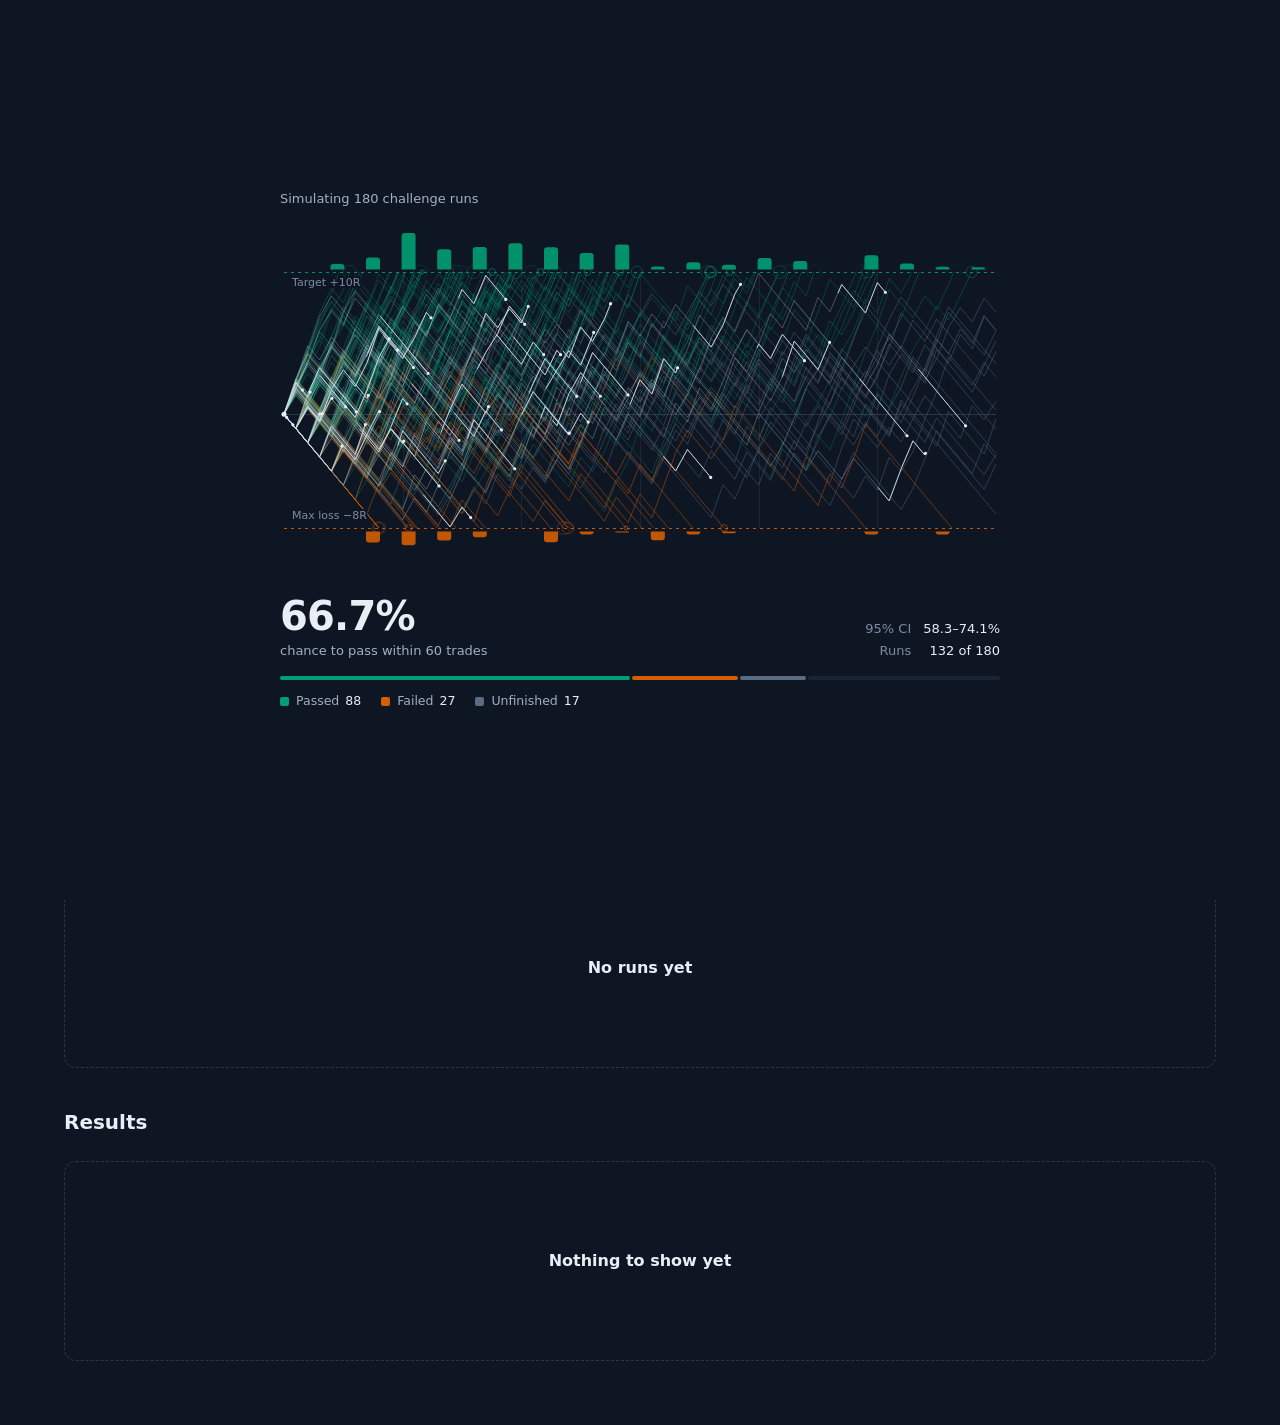
<file: app_interface/index.html>
<!DOCTYPE html>
<html lang="en">
<head>
<meta charset="utf-8">
<meta name="viewport" content="width=device-width, initial-scale=1">
<title>Monte Carlo equity simulator</title>
<link rel="stylesheet" href="styles.css">

<!-- ===== Загрузчик animation ======== -->
<noscript><style>#mc-loader{display:none!important}</style></noscript>

<style id="mc-loader-css">
#mc-loader {
  --mc-surface: #0e1624;
  --mc-ink: #e9eef5;
  --mc-ink-2: #a3afc0;
  --mc-ink-3: #7d8ba1;
  --mc-grid: #1a2433;
  --mc-axis: #2b3749;
  --mc-live: #c9d4e3;
  --mc-pass: #009e73;
  --mc-fail: #d55e00;
  --mc-open: #5b6b82;
  --mc-font: system-ui, -apple-system, "Segoe UI", Roboto, "Helvetica Neue", Arial, sans-serif; /* set to your site's font */

  position: fixed;
  inset: 0;
  z-index: 2147483000;
  display: grid;
  place-items: center;
  padding: 24px 0;
  background: var(--mc-surface);
  color: var(--mc-ink);
  font: 400 14px/1.4 var(--mc-font);
  -webkit-font-smoothing: antialiased;
  transition: opacity .4s ease;
  animation: mc-failsafe 0s linear 10s forwards; /* if the script never runs, step aside after 10 s */
}
#mc-loader.mc-js { animation: none; }
#mc-loader.mc-hide {
  opacity: 0;
  visibility: hidden;
  pointer-events: none;
  transition: opacity .4s ease, visibility 0s linear .4s;
}
@keyframes mc-failsafe { to { opacity: 0; visibility: hidden; pointer-events: none; } }
html.mc-lock { overflow: hidden; }

#mc-loader .mc-sr {
  position: absolute; width: 1px; height: 1px; margin: -1px; padding: 0;
  overflow: hidden; clip: rect(0 0 0 0); white-space: nowrap; border: 0;
}
#mc-loader .mc-stage {
  width: min(720px, 92vw, calc((100vh - 230px) * 2));
  min-width: 280px;
}
@supports (height: 100dvh) {
  #mc-loader .mc-stage { width: min(720px, 92vw, calc((100dvh - 230px) * 2)); }
}
#mc-loader .mc-status { margin: 0 0 12px; font-size: 13px; color: var(--mc-ink-2); }
#mc-loader .mc-chart { display: block; width: 100%; aspect-ratio: 2 / 1; }

#mc-loader .mc-readout {
  display: flex; flex-wrap: wrap; justify-content: space-between; align-items: flex-end;
  gap: 12px 24px; margin-top: 16px;
}
#mc-loader .mc-value {
  display: block; font-size: 40px; font-weight: 600; line-height: 1; letter-spacing: -.02em;
  font-variant-numeric: tabular-nums; /* the value changes every frame: fixed-width digits stop it jittering */
}
#mc-loader .mc-caption { display: block; margin-top: 6px; font-size: 13px; color: var(--mc-ink-2); }
#mc-loader .mc-meta {
  display: grid; grid-template-columns: auto auto; gap: 4px 12px; margin: 0;
  font-size: 13px; text-align: right;
}
#mc-loader .mc-meta dt { color: var(--mc-ink-3); }
#mc-loader .mc-meta dd { margin: 0; font-variant-numeric: tabular-nums; }

#mc-loader .mc-bar { display: flex; gap: 2px; height: 4px; margin-top: 16px; }
#mc-loader .mc-bar i { display: block; height: 100%; width: 0; border-radius: 2px; transition: width .15s linear; }
#mc-loader .mc-bar .mc-track { flex: 1 1 auto; background: var(--mc-grid); transition: none; }

#mc-loader .mc-legend {
  display: flex; flex-wrap: wrap; gap: 6px 20px; margin: 12px 0 0; padding: 0; list-style: none;
  font-size: 12.5px; color: var(--mc-ink-2);
}
#mc-loader .mc-legend li { display: flex; align-items: center; }
#mc-loader .mc-legend b { margin-left: 6px; font-weight: 500; color: var(--mc-ink); font-variant-numeric: tabular-nums; }
#mc-loader .mc-key { display: inline-block; width: 9px; height: 9px; margin-right: 7px; border-radius: 2px; }
#mc-loader .mc-pass { background: var(--mc-pass); }
#mc-loader .mc-fail { background: var(--mc-fail); }
#mc-loader .mc-open { background: var(--mc-open); }

@media (max-width: 480px) {
  #mc-loader .mc-chart { aspect-ratio: 16 / 10; }
  #mc-loader .mc-value { font-size: 32px; }
}
@media (prefers-reduced-motion: reduce) {
  #mc-loader, #mc-loader.mc-hide { transition-duration: .15s; }
  #mc-loader .mc-bar i { transition: none; }
}
</style>
</head>
<body>

<div id="mc-loader" aria-busy="true">
  <p class="mc-sr" role="status" data-mc="sr">Loading</p>
  <div class="mc-stage" aria-hidden="true">
    <p class="mc-status" data-mc="status">Simulating Monte Carlo runs</p>
    <canvas class="mc-chart"></canvas>
    <div class="mc-readout">
      <div>
        <span class="mc-value" data-mc="p">–</span>
        <span class="mc-caption">chance to pass within <span data-mc="trades">60</span> trades</span>
      </div>
      <dl class="mc-meta">
        <dt>95% CI</dt><dd data-mc="ci">–</dd>
        <dt>Runs</dt><dd data-mc="n">0</dd>
      </dl>
    </div>
    <div class="mc-bar">
      <i class="mc-pass" data-mc="bar-pass"></i><i class="mc-fail" data-mc="bar-fail"></i><i class="mc-open" data-mc="bar-open"></i><i class="mc-track" data-mc="bar-track"></i>
    </div>
    <ul class="mc-legend">
      <li><i class="mc-key mc-pass"></i>Passed<b data-mc="c-pass">0</b></li>
      <li><i class="mc-key mc-fail"></i>Failed<b data-mc="c-fail">0</b></li>
      <li><i class="mc-key mc-open"></i>Unfinished<b data-mc="c-open">0</b></li>
    </ul>
  </div>
</div>


<script id="mc-loader-js">
(function () {
  'use strict';

  /* ---- Parameters ----------------------------------------------------------
     Demo strategy: 40% win rate, wins of 1.3–2.5R, losses of 1R.
     A run passes when equity reaches +10R before it falls to −8R, within 60 trades.
     A 400,000-run Python check of these values gave ≈61.7% passed, 18.2% failed,
     20.1% unfinished; one batch of 180 shows a noisy estimate of that.
     These are illustrative values, not any prop firm's rules. */
  var CFG = {
    runs: 180,            // runs per batch (x0.65 on narrow screens)
    trades: 60,           // trades per run: the x axis
    winRate: 0.40,        // probability that a trade wins
    winR: [1.3, 2.5],     // a win is uniform in this range, in R
    lossR: 1,             // a loss, in R
    targetR: 10,          // upper barrier: the run passes
    maxLossR: 8,          // lower barrier: the run fails
    launch: [200, 1450],  // ms window in which runs start
    runMs: 650,           // ms for a run to cross all trades
    minMs: 2150,          // keep the loader at least this long
    holdMs: 300,          // pause on the final numbers before fading
    maxMs: 8000,          // never cover the page longer than this
    waitFor: 'load',      // 'load', or 'manual' (then call MCLoader.done())
    seed: null            // a number replays the same simulation every time
  };

  var NB = 20, TAU = Math.PI * 2;
  var root, canvas, ctx, layer, lctx, el = {}, col = {};
  var W = 1, H = 1, dpr = 1, G = {};
  var rand, queue = [], settled = [], pulses = [], bins, binH, cnt, batch = 1, batchSize = 0;
  var t0 = 0, lastT = 0, raf = 0, exitAt = -1, manualDone = false, shownDone = false, reduced = false, dirty = true, resizeTimer = 0;

  function clamp(v, a, b) { return v < a ? a : v > b ? b : v; }
  function easeOut(t) { return 1 - Math.pow(1 - t, 3); }
  function zeros(n) { var a = []; while (n--) a.push(0); return a; }
  function crisp(v) { return Math.round(v) + 0.5; }

  // mulberry32: small seedable PRNG, so a run can be replayed exactly
  function mulberry32(a) {
    return function () {
      var t = a = (a + 0x6D2B79F5) | 0;
      t = Math.imul(t ^ t >>> 15, t | 1);
      t ^= t + Math.imul(t ^ t >>> 7, t | 61);
      return ((t ^ t >>> 14) >>> 0) / 4294967296;
    };
  }

  /* ---- Simulation ----------------------------------------------------------- */
  // One challenge: equity in R after each trade. A run stops at the barrier it
  // touches; endX is the fractional trade index where the line meets it.
  function simulateRun() {
    var pts = [0], eq = 0, k, step, next;
    for (k = 1; k <= CFG.trades; k++) {
      step = rand() < CFG.winRate ? CFG.winR[0] + (CFG.winR[1] - CFG.winR[0]) * rand() : -CFG.lossR;
      next = eq + step;
      if (next >= CFG.targetR) {
        pts.push(CFG.targetR);
        return { pts: pts, endX: k - 1 + (CFG.targetR - eq) / step, outcome: 1 };
      }
      if (next <= -CFG.maxLossR) {
        pts.push(-CFG.maxLossR);
        return { pts: pts, endX: k - 1 + (-CFG.maxLossR - eq) / step, outcome: -1 };
      }
      eq = next;
      pts.push(eq);
    }
    return { pts: pts, endX: CFG.trades, outcome: 0 };
  }

  function newBatch(offset) {
    var list = [], a = CFG.launch[0], span = CFG.launch[1] - CFG.launch[0], i, r;
    for (i = 0; i < batchSize; i++) {
      r = simulateRun();
      r.start = offset + a + span * (i + rand()) / batchSize; // evenly spread, jittered
      r.end = r.start + CFG.runMs * r.endX / CFG.trades;
      list.push(r);
    }
    return list;
  }

  // 95% Wilson score interval for k successes out of n
  function wilson(k, n) {
    var z = 1.959964, z2 = z * z, p = k / n, d = 1 + z2 / n;
    var c = (p + z2 / (2 * n)) / d;
    var h = (z / d) * Math.sqrt(p * (1 - p) / n + z2 / (4 * n * n));
    return [Math.max(0, c - h), Math.min(1, c + h)];
  }

  /* ---- Geometry ------------------------------------------------------------- */
  function measure() {
    var r = canvas.getBoundingClientRect();
    dpr = Math.min(window.devicePixelRatio || 1, 2);
    W = Math.max(1, Math.round(r.width));
    H = Math.max(1, Math.round(r.height));
    canvas.width = layer.width = Math.round(W * dpr);
    canvas.height = layer.height = Math.round(H * dpr);
    ctx.setTransform(dpr, 0, 0, dpr, 0, 0);
    lctx.setTransform(dpr, 0, 0, dpr, 0, 0);
    G.hist = clamp(H * 0.15, 16, 46);           // room for the hit-time columns
    G.l = 4; G.r = W - 4;
    G.top = G.hist + 6; G.bot = H - G.hist - 6;
    G.sx = (G.r - G.l) / CFG.trades;
    G.sy = (G.bot - G.top) / (CFG.targetR + CFG.maxLossR);
    G.y0 = G.top + CFG.targetR * G.sy;
    G.fs = W < 440 ? 10 : 11;
  }
  function X(x) { return G.l + x * G.sx; }
  function Y(v) { return G.y0 - v * G.sy; }

  function readColors() {
    var cs = getComputedStyle(root);
    ['surface', 'ink', 'ink-2', 'ink-3', 'grid', 'axis', 'live', 'pass', 'fail', 'open'].forEach(function (k) {
      col[k] = cs.getPropertyValue('--mc-' + k).trim();
    });
    col.font = cs.getPropertyValue('--mc-font').trim() || 'sans-serif';
  }

  /* ---- Drawing -------------------------------------------------------------- */
  function valueAt(r, x) {
    var last = r.pts.length - 1, j, x1;
    if (x >= r.endX) return r.pts[last];
    j = Math.floor(x);
    x1 = j + 1 >= last ? r.endX : j + 1;
    return r.pts[j] + (r.pts[j + 1] - r.pts[j]) * ((x - j) / (x1 - j));
  }
  // add the run's polyline between trade positions a and b to the current path
  function trace(c, r, a, b) {
    var last = r.pts.length - 1, j;
    c.moveTo(X(a), Y(valueAt(r, a)));
    for (j = Math.floor(a) + 1; j < last && j < b; j++) c.lineTo(X(j), Y(r.pts[j]));
    c.lineTo(X(b), Y(valueAt(r, b)));
  }

  function paintSettled(r) {
    lctx.beginPath();
    trace(lctx, r, 0, r.endX);
    lctx.lineWidth = 1;
    lctx.lineJoin = 'round';
    lctx.strokeStyle = r.outcome > 0 ? col.pass : r.outcome < 0 ? col.fail : col.open;
    lctx.globalAlpha = r.outcome > 0 ? 0.3 : r.outcome < 0 ? 0.46 : 0.45;
    lctx.stroke();
    lctx.globalAlpha = 1;
  }

  function barrier(y, color, k) {
    var yy = crisp(y);
    ctx.save();
    ctx.globalAlpha = 0.9 * k;
    ctx.strokeStyle = color;
    ctx.lineWidth = 1;
    ctx.setLineDash([3, 4]);
    ctx.beginPath(); ctx.moveTo(X(0), yy); ctx.lineTo(X(0) + (G.r - X(0)) * k, yy); ctx.stroke();
    ctx.restore();
  }

  // barrier name, drawn last with a surface-coloured halo so crossing lines don't hide it
  function label(text, y, side, k) {
    var x = X(0) + 8, ty = y + side * 6;
    ctx.save();
    ctx.globalAlpha = k;
    ctx.font = '500 ' + G.fs + 'px ' + col.font;
    ctx.textBaseline = side > 0 ? 'top' : 'bottom';
    ctx.lineJoin = 'round';
    ctx.lineWidth = 4;
    ctx.strokeStyle = col.surface;
    ctx.strokeText(text, x, ty);
    ctx.fillStyle = col['ink-3'];
    ctx.fillText(text, x, ty);
    ctx.restore();
  }

  function column(x, y, w, h, color, up) {
    var rad = Math.max(0, Math.min(3, w / 2, h));
    ctx.fillStyle = color;
    ctx.beginPath();
    if (ctx.roundRect) ctx.roundRect(x, y, w, h, up ? [rad, rad, 0, 0] : [0, 0, rad, rad]);
    else ctx.rect(x, y, w, h);
    ctx.fill();
  }

  // where along the trade axis runs hit each barrier: columns grow as runs land
  function histograms(dt) {
    var maxC = 1, i, x, unit, bw, w, ease, yT, yD;
    for (i = 0; i < NB; i++) maxC = Math.max(maxC, bins.pass[i], bins.fail[i]);
    unit = Math.min(3, (G.hist - 4) / maxC);
    bw = (G.r - G.l) / NB;
    w = Math.max(2, Math.min(14, bw * 0.42));
    ease = reduced ? 1 : 1 - Math.exp(-dt / 90);
    yT = crisp(Y(CFG.targetR));
    yD = crisp(Y(-CFG.maxLossR));
    ctx.globalAlpha = 0.9;
    for (i = 0; i < NB; i++) {
      binH.pass[i] += (bins.pass[i] * unit - binH.pass[i]) * ease;
      binH.fail[i] += (bins.fail[i] * unit - binH.fail[i]) * ease;
      x = G.l + i * bw + (bw - w) / 2;
      if (binH.pass[i] > 0.5) column(x, yT - 3 - binH.pass[i], w, binH.pass[i], col.pass, true);
      if (binH.fail[i] > 0.5) column(x, yD + 3, w, binH.fail[i], col.fail, false);
    }
    ctx.globalAlpha = 1;
  }

  function draw(t, dt) {
    var k = reduced ? 1 : easeOut(clamp(t / 450, 0, 1)), i, r, p, e, hx, hy, live = 0;
    ctx.clearRect(0, 0, W, H);

    // hairline grid every 10 trades + start-equity baseline
    ctx.globalAlpha = k;
    ctx.lineWidth = 1;
    ctx.strokeStyle = col.grid;
    ctx.beginPath();
    for (i = 10; i < CFG.trades; i += 10) { hx = crisp(X(i)); ctx.moveTo(hx, G.top); ctx.lineTo(hx, G.bot); }
    ctx.stroke();
    ctx.strokeStyle = col.axis;
    ctx.beginPath(); ctx.moveTo(X(0), crisp(Y(0))); ctx.lineTo(X(0) + (G.r - X(0)) * k, crisp(Y(0))); ctx.stroke();
    ctx.globalAlpha = 1;

    barrier(Y(CFG.targetR), col.pass, k);
    barrier(Y(-CFG.maxLossR), col.fail, k);

    ctx.drawImage(layer, 0, 0, W, H);   // finished runs
    histograms(dt);

    // runs in flight: neutral until they reach an outcome
    ctx.beginPath();
    for (i = 0; i < queue.length; i++) {
      r = queue[i];
      if (t < r.start) continue;
      r.upto = Math.min(r.endX, (t - r.start) / CFG.runMs * CFG.trades);
      trace(ctx, r, 0, r.upto);
      live++;
    }
    if (live) {
      ctx.lineWidth = 1; ctx.lineJoin = 'round'; ctx.strokeStyle = col.live;
      ctx.globalAlpha = 0.32; ctx.stroke();
      ctx.beginPath();
      for (i = 0; i < queue.length; i++) {
        r = queue[i];
        if (t >= r.start) trace(ctx, r, Math.max(0, r.upto - 4), r.upto);
      }
      ctx.globalAlpha = 0.95; ctx.stroke();
      ctx.beginPath();
      for (i = 0; i < queue.length; i++) {
        r = queue[i];
        if (t < r.start) continue;
        hx = X(r.upto); hy = Y(valueAt(r, r.upto));
        ctx.moveTo(hx + 1.6, hy); ctx.arc(hx, hy, 1.6, 0, TAU);
      }
      ctx.globalAlpha = 1; ctx.fillStyle = col.ink; ctx.fill();
    }

    // a brief ring where a run hits a barrier
    for (i = pulses.length - 1; i >= 0; i--) {
      p = pulses[i];
      e = (t - p.t) / 320;
      if (e >= 1) { pulses.splice(i, 1); continue; }
      ctx.globalAlpha = 0.6 * (1 - e);
      ctx.strokeStyle = p.c; ctx.lineWidth = 1;
      ctx.beginPath(); ctx.arc(X(p.x), Y(p.v), 2 + (W < 440 ? 3.5 : 5) * easeOut(e), 0, TAU); ctx.stroke();
    }

    // common starting point
    ctx.globalAlpha = k;
    ctx.fillStyle = col.ink;
    ctx.beginPath(); ctx.arc(X(0), Y(0), 2.5, 0, TAU); ctx.fill();
    ctx.globalAlpha = 1;

    label('Target +' + CFG.targetR + 'R', Y(CFG.targetR), 1, k);
    label('Max loss −' + CFG.maxLossR + 'R', Y(-CFG.maxLossR), -1, k);
  }

  /* ---- Read-out ------------------------------------------------------------- */
  function seg(node, f) {
    node.style.display = f > 0 ? '' : 'none';
    node.style.width = 'max(0px, calc(' + (100 * f).toFixed(3) + '% - 2px))';
  }
  function readout() {
    if (!dirty) return;
    dirty = false;
    var n = cnt.n, p, ci, fill;
    el.status.textContent = shownDone ? 'Simulated ' + n.toLocaleString('en-US') + ' challenge runs'
      : batch === 1 ? 'Simulating ' + batchSize + ' challenge runs'
      : 'Simulating more runs while the page loads';
    el.n.textContent = batch === 1 ? n + ' of ' + batchSize : n.toLocaleString('en-US');
    el.cPass.textContent = cnt.pass;
    el.cFail.textContent = cnt.fail;
    el.cOpen.textContent = cnt.open;
    if (!n) {
      el.p.textContent = '–'; el.ci.textContent = '–';
      seg(el.bPass, 0); seg(el.bFail, 0); seg(el.bOpen, 0); el.bTrack.style.display = '';
      return;
    }
    p = cnt.pass / n;
    ci = wilson(cnt.pass, n);
    el.p.textContent = (100 * p).toFixed(1) + '%';
    el.ci.textContent = (100 * ci[0]).toFixed(1) + '–' + (100 * ci[1]).toFixed(1) + '%';
    fill = Math.min(1, n / batchSize);
    seg(el.bPass, fill * cnt.pass / n);
    seg(el.bFail, fill * cnt.fail / n);
    seg(el.bOpen, fill * cnt.open / n);
    el.bTrack.style.display = fill >= 1 ? 'none' : '';
  }

  /* ---- Lifecycle ------------------------------------------------------------ */
  function binOf(x) { return Math.min(NB - 1, Math.floor(x / CFG.trades * NB)); }

  function settle(r, t) {
    r.done = true;
    paintSettled(r);
    settled.push(r);
    cnt.n++;
    if (r.outcome > 0) { cnt.pass++; bins.pass[binOf(r.endX)]++; }
    else if (r.outcome < 0) { cnt.fail++; bins.fail[binOf(r.endX)]++; }
    else cnt.open++;
    if (r.outcome && !reduced) {
      pulses.push({ x: r.endX, v: r.outcome > 0 ? CFG.targetR : -CFG.maxLossR, c: r.outcome > 0 ? col.pass : col.fail, t: t });
    }
    dirty = true;
  }

  function isReady() { return CFG.waitFor === 'manual' ? manualDone : document.readyState === 'complete'; }
  function minDuration() { return reduced ? 600 : CFG.minMs; }

  // page still loading after a full batch: keep sampling, the interval keeps narrowing
  function nextBatch(t) {
    batch++;
    lctx.save();
    lctx.setTransform(1, 0, 0, 1, 0, 0);
    lctx.globalCompositeOperation = 'destination-out';
    lctx.fillStyle = 'rgba(0,0,0,0.6)';
    lctx.fillRect(0, 0, layer.width, layer.height);
    lctx.restore();
    settled = [];
    queue = newBatch(t - CFG.launch[0]);
    dirty = true;
  }

  function markDone(t) {
    for (var i = queue.length - 1; i >= 0; i--) if (t < queue[i].start) queue.splice(i, 1); // launch nothing new
    shownDone = true;
    root.classList.add('mc-ready');
    el.sr.textContent = 'Loaded';
    dirty = true;
  }

  function finish() {
    if (raf) cancelAnimationFrame(raf);
    raf = 0;
    root.classList.add('mc-hide');
    root.setAttribute('aria-busy', 'false');
    document.documentElement.classList.remove('mc-lock');
    try {
      window.dispatchEvent(new CustomEvent('mcloader:done', {
        detail: { runs: cnt.n, passed: cnt.pass, failed: cnt.fail, unfinished: cnt.open }
      }));
    } catch (e) { /* no CustomEvent constructor: skip the event */ }
  }

  function update(t) {
    var ready = isReady(), i, r;
    for (i = queue.length - 1; i >= 0; i--) {
      r = queue[i];
      if (t >= r.end) { settle(r, t); queue.splice(i, 1); }
      else if (ready && batch > 1 && t < r.start) queue.splice(i, 1); // page is ready: skip runs not started
    }
    if (exitAt < 0) {
      if (t >= CFG.maxMs || (!queue.length && ready && t >= minDuration())) {
        exitAt = t + CFG.holdMs;
        markDone(t);
      } else if (!queue.length && !ready) {
        nextBatch(t);
      }
    } else if (t >= exitAt) {
      finish();
    }
  }

  function frame(now) {
    raf = requestAnimationFrame(frame);
    try {
      var t = Math.max(0, now - t0), dt = Math.max(0, Math.min(64, t - lastT));
      lastT = t;
      update(t);
      if (raf) { draw(t, dt); readout(); }
    } catch (err) {
      if (window.console) console.error('[MCLoader]', err);
      finish();
    }
  }

  function start() {
    var i;
    if (raf) cancelAnimationFrame(raf);
    raf = 0;
    reduced = !!(window.matchMedia && window.matchMedia('(prefers-reduced-motion: reduce)').matches);
    root.classList.remove('mc-hide', 'mc-ready');
    root.classList.add('mc-js');
    root.setAttribute('aria-busy', 'true');
    document.documentElement.classList.add('mc-lock');
    readColors();
    measure();
    batchSize = Math.max(40, Math.round(CFG.runs * (W < 440 ? 0.65 : 1)));
    rand = mulberry32(CFG.seed == null ? (Math.random() * 4294967296) >>> 0 : CFG.seed >>> 0);
    cnt = { n: 0, pass: 0, fail: 0, open: 0 };
    bins = { pass: zeros(NB), fail: zeros(NB) };
    binH = { pass: zeros(NB), fail: zeros(NB) };
    pulses = []; settled = []; batch = 1; exitAt = -1; dirty = true; manualDone = false; shownDone = false;
    lctx.clearRect(0, 0, W, H);
    el.trades.textContent = CFG.trades;
    el.sr.textContent = 'Loading';
    queue = newBatch(0);
    if (reduced) {                       // no motion: show the finished simulation at once
      for (i = 0; i < queue.length; i++) settle(queue[i], 0);
      queue = [];
      draw(0, 16);
    }
    readout();
    t0 = performance.now();
    lastT = 0;
    raf = requestAnimationFrame(frame);
  }

  function onResize() {
    clearTimeout(resizeTimer);
    resizeTimer = setTimeout(function () {
      if (!raf) return;                  // loader already gone
      measure();
      lctx.clearRect(0, 0, W, H);
      for (var i = 0; i < settled.length; i++) paintSettled(settled[i]);
    }, 120);
  }

  function q(name) { return root.querySelector('[data-mc="' + name + '"]'); }

  function init() {
    root = document.getElementById('mc-loader');
    if (!root) return;
    try {
      canvas = root.querySelector('canvas');
      ctx = canvas.getContext('2d');
      layer = document.createElement('canvas');
      lctx = layer.getContext('2d');
      el = {
        sr: q('sr'), status: q('status'), p: q('p'), ci: q('ci'), n: q('n'), trades: q('trades'),
        cPass: q('c-pass'), cFail: q('c-fail'), cOpen: q('c-open'),
        bPass: q('bar-pass'), bFail: q('bar-fail'), bOpen: q('bar-open'), bTrack: q('bar-track')
      };
      window.addEventListener('resize', onResize);
      start();
    } catch (err) {
      if (window.console) console.error('[MCLoader]', err);
      root.classList.add('mc-hide');
      document.documentElement.classList.remove('mc-lock');
    }
  }

  window.MCLoader = {
    config: CFG,
    replay: function () { if (root) start(); },
    done: function () { manualDone = true; }
  };

  if (document.getElementById('mc-loader')) init();
  else document.addEventListener('DOMContentLoaded', init);
})();
</script>

<!-- ===== Загрузчик закончился ===== -->

<!-- ===================== <main> ====================== -->
<main class="page">

  <!-- ============ Шапка ============ -->
  <header class="page-header">
    <div>
      <h1>Monte Carlo equity simulator</h1>
    </div>
    <div class="how-wrap">
      <button type="button" class="link" aria-describedby="how-popup">How it works</button>
      <div class="how-popup" id="how-popup" role="tooltip">
        <p>Each run plays one challenge trade by trade. Trades come from your stats or are drawn from your file, and the run stops when it reaches the target, breaks a loss limit or runs out of days. Loss limits are checked after each closed trade. The chance to pass is the share of passing runs, with a 95% Wilson score interval.</p>
        <p class="hint">The result holds only if your future trades behave like the ones you entered. It is an estimate, not financial advice.</p>
      </div>
    </div>
  </header>

  <!-- ============ Форма с данными которые надо ввести============ -->
  <form id="sim-form" class="panel" novalidate>
    <div class="columns">

      <!-- ---------- 1. Strategy ---------- -->
      <section class="column strategy" aria-labelledby="strategy-title">
        <h2 id="strategy-title">Strategy data</h2>
        <div class="segmented" role="radiogroup" aria-label="Strategy input mode">
          <input type="radio" name="mode" id="mode-manual" value="manual" checked>
          <label for="mode-manual">Enter data manually</label>
          <input type="radio" name="mode" id="mode-import" value="import">
          <label for="mode-import">Import your trades</label>
        </div>

        <!-- ручной ввод -->
        <div class="mode-manual">
          <div class="row">
            <div class="field">
              <label for="win-rate">Win rate</label>
              <div class="input-unit">
                <input id="win-rate" name="win_rate" type="number" inputmode="decimal" min="0" max="100" step="0.1" value="0" aria-describedby="win-rate-error">
                <span class="unit">%</span>
              </div>
              <p class="field-error" id="win-rate-error" role="alert"></p>
            </div>
            <div class="field">
              <label for="trades-per-day">Trades per day</label>
              <div class="input-unit">
                <input id="trades-per-day" name="trades_per_day" type="number" inputmode="decimal" min="0" step="0.1" value="2" aria-describedby="trades-per-day-error">
              </div>
              <p class="field-error" id="trades-per-day-error" role="alert"></p>
            </div>
          </div>

          <div class="row">
            <div class="field">
              <label for="avg-win">Average win</label>
              <div class="input-unit">
                <input id="avg-win" name="avg_win" type="number" inputmode="decimal" min="0" step="0.01" value="1.8" aria-describedby="avg-win-error">
                <span class="unit">R</span>
              </div>
              <p class="field-error" id="avg-win-error" role="alert"></p>
            </div>
            <div class="field">
              <label for="avg-loss">Average loss</label>
              <div class="input-unit">
                <input id="avg-loss" name="avg_loss" type="number" inputmode="decimal" min="0" step="0.01" value="1.0" aria-describedby="avg-loss-error">
                <span class="unit">R</span>
              </div>
              <p class="field-error" id="avg-loss-error" role="alert"></p>
            </div>
          </div>

          <div class="field">
            <label for="avg-duration">Average trade duration</label>
            <div class="input-unit">
              <input id="avg-duration" name="avg_duration" type="number" inputmode="numeric" min="1" step="1" value="60" aria-describedby="avg-duration-error">
              <span class="unit">min</span>
            </div>
            <p class="field-error" id="avg-duration-error" role="alert"></p>
          </div>

          <div class="field">
            <label for="sample-size">Quantity of trades</label>
            <div class="input-unit">
              <input id="sample-size" name="sample_size" type="number" inputmode="numeric" min="1" step="1" value="150" aria-describedby="sample-size-error">
            </div>
            <p class="field-error" id="sample-size-error" role="alert"></p>
          </div>

          <!-- Expectancy -->
          <div class="stat-row">
            <span>Expectancy</span>
            <strong id="expectancy-value">—</strong>
          </div>
        </div>

        <!-- Режим 2: импорт -->
        <div class="mode-import">
          <div class="file-box">
            <label class="button" for="trades-file">Choose CSV file</label>
            <input id="trades-file" name="trades_file" type="file" accept=".csv,text/csv" class="visually-hidden">
            <p class="file-name" id="trades-file-name">No file selected</p>
          </div>
          <p class="field-error" id="trades-file-error" role="alert"></p>
        </div>
      </section>

      <!-- ---------- 2. Trading rules ---------- -->
      <section class="column rules" aria-labelledby="rules-title">
        <h2 id="rules-title">Trading rules</h2>

        <!-- Декоративная шкала уровней -->
        <ul class="levels" aria-hidden="true">
          <li class="lv-max-loss"><i></i><b>−10%</b><span>Max loss</span></li>
          <li class="lv-daily-loss"><i></i><b>−5%</b><span>Daily loss</span></li>
          <li class="lv-start"><i></i><b>0%</b><span>Start</span></li>
          <li class="lv-target"><i></i><b>+10%</b><span>Target</span></li>
        </ul>

        <div class="field">
          <label for="preset"> Firm preset</label>
          <select id="preset" name="preset">
            <option value="custom" selected> Custom rules</option>
          </select>
        </div>

        <div class="row">
          <div class="field">
            <label for="account-size">Account size</label>
            <div class="input-unit">
              <input id="account-size" name="account_size" type="number" inputmode="numeric" min="1" step="1" value="100000" aria-describedby="account-size-error">
              <span class="unit">USD</span>
            </div>
            <p class="field-error" id="account-size-error" role="alert"></p>
          </div>
          <div class="field">
            <label for="profit-target">Profit target</label>
            <div class="input-unit">
              <input id="profit-target" name="profit_target" type="number" inputmode="decimal" min="0" max="100" step="0.1" value="10" aria-describedby="profit-target-error">
              <span class="unit">%</span>
            </div>
            <p class="field-error" id="profit-target-error" role="alert"></p>
          </div>
        </div>

        <div class="row">
          <div class="field">
            <label for="max-daily-loss">Max daily loss</label>
            <div class="input-unit">
              <input id="max-daily-loss" name="max_daily_loss" type="number" inputmode="decimal" min="0" max="100" step="0.1" value="5" aria-describedby="max-daily-loss-error">
              <span class="unit">%</span>
            </div>
            <p class="field-error" id="max-daily-loss-error" role="alert"></p>
          </div>
          <div class="field">
            <label for="daily-loss-base">Measured from</label>
            <select id="daily-loss-base" name="daily_loss_base">
              <option value="start_of_day_balance" selected>Start-of-day balance</option>
              <option value="initial_balance">Initial balance</option>
            </select>
          </div>
        </div>

        <div class="row">
          <div class="field">
            <label for="max-loss">Max loss</label>
            <div class="input-unit">
              <input id="max-loss" name="max_loss" type="number" inputmode="decimal" min="0" max="100" step="0.1" value="10" aria-describedby="max-loss-error">
              <span class="unit">%</span>
            </div>
            <p class="field-error" id="max-loss-error" role="alert"></p>
          </div>
          <div class="field">
            <label for="max-loss-type">Type</label>
            <select id="max-loss-type" name="max_loss_type">
              <option value="static" selected>Static</option>
              <option value="trailing">Trailing</option>
            </select>
          </div>
        </div>
      </section>

      <!-- ---------- 3. Run settings ---------- -->
      <section class="column run" aria-labelledby="run-title">
        <h2 id="run-title">Simulation settings</h2>

        <div class="field">
          <label for="risk-per-trade">Risk per trade</label>
          <div class="input-unit">
            <input id="risk-per-trade" name="risk_per_trade" type="number" inputmode="decimal" min="0" max="100" step="0.1" value="1.0" aria-describedby="risk-per-trade-error">
            <span class="unit">%</span>
          </div>
          <p class="field-error" id="risk-per-trade-error" role="alert"></p>
        </div>

        <fieldset class="field">
          <legend>Position sizing</legend>
          <div class="segmented">
            <input type="radio" name="sizing" id="sizing-fixed" value="fixed" checked>
            <label for="sizing-fixed">Fixed amount</label>
            <input type="radio" name="sizing" id="sizing-percent" value="percent">
            <label for="sizing-percent">% of current balance</label>
          </div>
        </fieldset>

        <div class="field">
          <label for="model">Model</label>
          <select id="model" name="model">
            <option value="parametric" selected>Parametric (from your stats)</option>
            <!-- disabled: пока файл не импортирован, bootstrap недоступен -->
            <option value="bootstrap" disabled>Bootstrap of your trades</option>
          </select>
        </div>

        <div class="row">
          <div class="field">
            <label for="horizon">Horizon</label>
            <div class="input-unit">
              <input id="horizon" name="horizon" type="number" inputmode="numeric" min="1" step="1" value="60" aria-describedby="horizon-error">
              <span class="unit">days</span>
            </div>
            <p class="field-error" id="horizon-error" role="alert"></p>
          </div>
          <div class="field">
            <label for="seed">Seed</label>
            <div class="input-unit">
              <input id="seed" name="seed" type="number" inputmode="numeric" min="0" step="1" value="20261121" aria-describedby="seed-error">
            </div>
            <p class="field-error" id="seed-error" role="alert"></p>
          </div>
        </div>

        <fieldset class="field">
          <legend>Number of runs</legend>
          <div class="segmented segmented-grid">
            <input type="radio" name="runs" id="runs-100" value="100">
            <label for="runs-100">100</label>
            <input type="radio" name="runs" id="runs-250" value="250">
            <label for="runs-250">250</label>
            <input type="radio" name="runs" id="runs-500" value="500">
            <label for="runs-500">500</label>
            <input type="radio" name="runs" id="runs-1000" value="1000">
            <label for="runs-1000">1,000</label>
            <input type="radio" name="runs" id="runs-10000" value="10000" checked>
            <label for="runs-10000">10,000</label>
            <input type="radio" name="runs" id="runs-50000" value="50000">
            <label for="runs-50000">50,000</label>
          </div>
        </fieldset>
      </section>
    </div>

    <!-- ---------- Нижняя строка формы ---------- -->
    <div class="form-footer">
       <!-- кнопкуотключил пока нету проверки на валидность данных -->
      <button type="submit" class="button primary" id="run-button" disabled>
        <svg width="14" height="14" viewBox="0 0 14 14" aria-hidden="true"><path d="M3 2l9 5-9 5z" fill="none" stroke="currentColor" stroke-width="1.5" stroke-linejoin="round"/></svg>
        Run simulation
      </button>
    </div>
  </form>

  <!-- ============ Результаты============ -->
  <section id="simulation" class="block" aria-labelledby="simulation-title">
    <h2 id="simulation-title">Simulation</h2>
    <!-- легенда графика с монте карло-->
    <div class="empty-state" id="simulation-output" aria-live="polite">
      <strong>No runs yet</strong>
    </div>
  </section>

  <section id="results" class="block" aria-labelledby="results-title">
    <h2 id="results-title">Results</h2>
    <div class="empty-state" id="results-output">
      <strong>Nothing to show yet</strong>
    </div>
  </section>

</main>
</body>
</html>
</file>
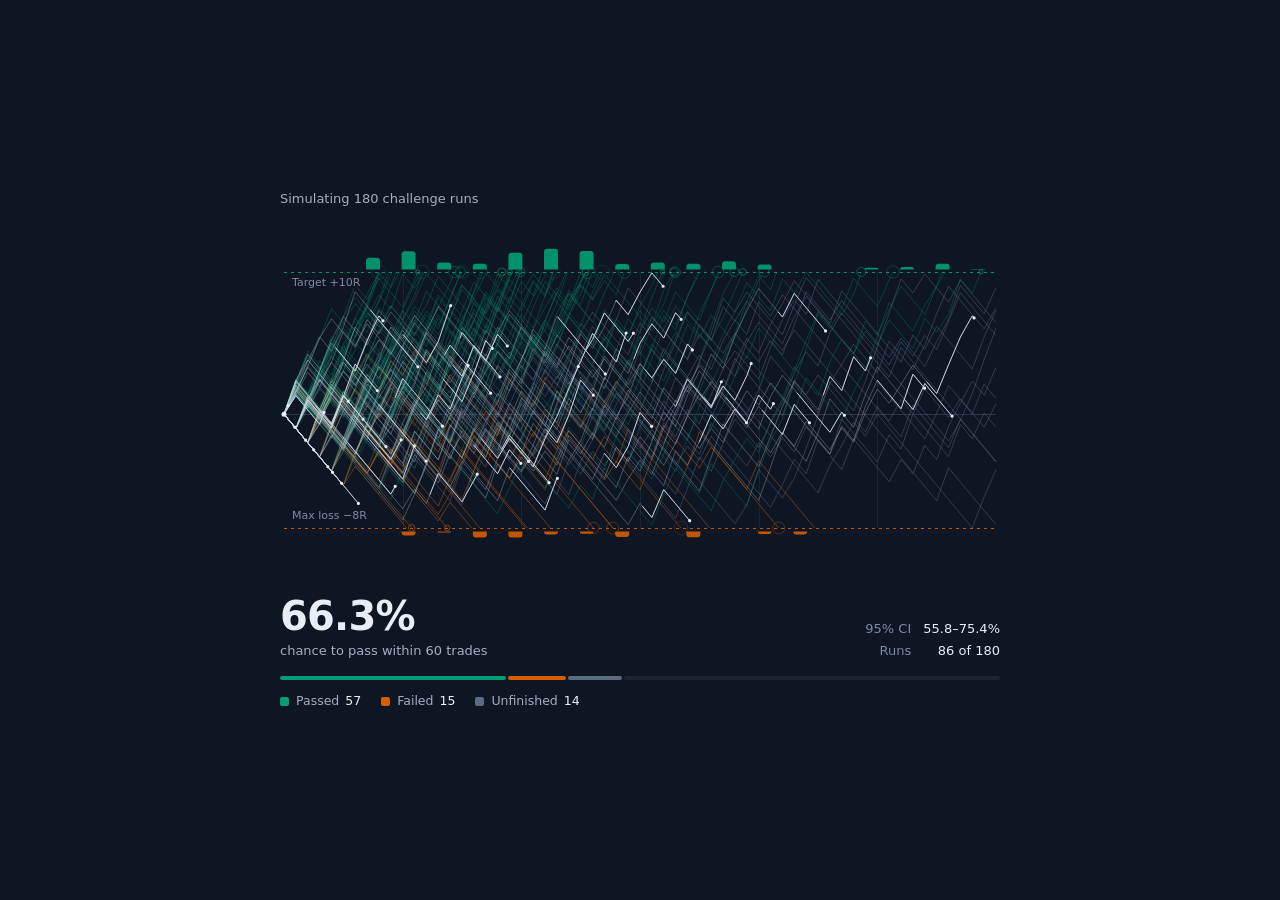
<file: app_interface/assets/monte-carlo-loader.html>
<!DOCTYPE html>
<html lang="en">
<head>
<meta charset="utf-8">
<meta name="viewport" content="width=device-width, initial-scale=1">
<title>Prop challenge simulator · loader demo</title>
<!--
  Monte Carlo loader
  ==================
  A ~2.8 s page loader that is itself a small Monte Carlo simulation of a
  prop-firm challenge. Every number on screen is computed from the runs drawn:
  P(pass) = passed / runs, with a 95% Wilson score interval.

  To use it on your site, copy three blocks:
    1. <style id="mc-loader-css">   -> into <head>
    2. <div id="mc-loader">          -> first thing inside <body>
    3. <script id="mc-loader-js">    -> right after that div
  Everything else in this file is the demo page behind the loader.

  API
    MCLoader.config            parameters (edit before load, or before replay)
    MCLoader.replay()          run the loader again (in manual mode, call done() again)
    MCLoader.done()            with config.waitFor = 'manual': hide when you're ready
    window 'mcloader:done'     event with { runs, passed, failed, unfinished }
-->
<noscript><style>#mc-loader{display:none!important}</style></noscript>

<style id="mc-loader-css">
#mc-loader {
  /* Outcome colours are Okabe-Ito bluish green / vermillion: checked for
     colour-blind separation on this surface. Text stays in neutral inks. */
  --mc-surface: #0e1624;
  --mc-ink: #e9eef5;
  --mc-ink-2: #a3afc0;
  --mc-ink-3: #7d8ba1;
  --mc-grid: #1a2433;
  --mc-axis: #2b3749;
  --mc-live: #c9d4e3;
  --mc-pass: #009e73;
  --mc-fail: #d55e00;
  --mc-open: #5b6b82;
  --mc-font: system-ui, -apple-system, "Segoe UI", Roboto, "Helvetica Neue", Arial, sans-serif; /* set to your site's font */

  position: fixed;
  inset: 0;
  z-index: 2147483000;
  display: grid;
  place-items: center;
  padding: 24px 0;
  background: var(--mc-surface);
  color: var(--mc-ink);
  font: 400 14px/1.4 var(--mc-font);
  -webkit-font-smoothing: antialiased;
  transition: opacity .4s ease;
  animation: mc-failsafe 0s linear 10s forwards; /* if the script never runs, step aside after 10 s */
}
#mc-loader.mc-js { animation: none; }
#mc-loader.mc-hide {
  opacity: 0;
  visibility: hidden;
  pointer-events: none;
  transition: opacity .4s ease, visibility 0s linear .4s;
}
@keyframes mc-failsafe { to { opacity: 0; visibility: hidden; pointer-events: none; } }
html.mc-lock { overflow: hidden; }

#mc-loader .mc-sr {
  position: absolute; width: 1px; height: 1px; margin: -1px; padding: 0;
  overflow: hidden; clip: rect(0 0 0 0); white-space: nowrap; border: 0;
}
#mc-loader .mc-stage {
  width: min(720px, 92vw, calc((100vh - 230px) * 2));
  min-width: 280px;
}
@supports (height: 100dvh) {
  #mc-loader .mc-stage { width: min(720px, 92vw, calc((100dvh - 230px) * 2)); }
}
#mc-loader .mc-status { margin: 0 0 12px; font-size: 13px; color: var(--mc-ink-2); }
#mc-loader .mc-chart { display: block; width: 100%; aspect-ratio: 2 / 1; }

#mc-loader .mc-readout {
  display: flex; flex-wrap: wrap; justify-content: space-between; align-items: flex-end;
  gap: 12px 24px; margin-top: 16px;
}
#mc-loader .mc-value {
  display: block; font-size: 40px; font-weight: 600; line-height: 1; letter-spacing: -.02em;
  font-variant-numeric: tabular-nums; /* the value changes every frame: fixed-width digits stop it jittering */
}
#mc-loader .mc-caption { display: block; margin-top: 6px; font-size: 13px; color: var(--mc-ink-2); }
#mc-loader .mc-meta {
  display: grid; grid-template-columns: auto auto; gap: 4px 12px; margin: 0;
  font-size: 13px; text-align: right;
}
#mc-loader .mc-meta dt { color: var(--mc-ink-3); }
#mc-loader .mc-meta dd { margin: 0; font-variant-numeric: tabular-nums; }

#mc-loader .mc-bar { display: flex; gap: 2px; height: 4px; margin-top: 16px; }
#mc-loader .mc-bar i { display: block; height: 100%; width: 0; border-radius: 2px; transition: width .15s linear; }
#mc-loader .mc-bar .mc-track { flex: 1 1 auto; background: var(--mc-grid); transition: none; }

#mc-loader .mc-legend {
  display: flex; flex-wrap: wrap; gap: 6px 20px; margin: 12px 0 0; padding: 0; list-style: none;
  font-size: 12.5px; color: var(--mc-ink-2);
}
#mc-loader .mc-legend li { display: flex; align-items: center; }
#mc-loader .mc-legend b { margin-left: 6px; font-weight: 500; color: var(--mc-ink); font-variant-numeric: tabular-nums; }
#mc-loader .mc-key { display: inline-block; width: 9px; height: 9px; margin-right: 7px; border-radius: 2px; }
#mc-loader .mc-pass { background: var(--mc-pass); }
#mc-loader .mc-fail { background: var(--mc-fail); }
#mc-loader .mc-open { background: var(--mc-open); }

@media (max-width: 480px) {
  #mc-loader .mc-chart { aspect-ratio: 16 / 10; }
  #mc-loader .mc-value { font-size: 32px; }
}
@media (prefers-reduced-motion: reduce) {
  #mc-loader, #mc-loader.mc-hide { transition-duration: .15s; }
  #mc-loader .mc-bar i { transition: none; }
}
</style>

<style>
/* ---- demo page only (not part of the loader) ---- */
html { color-scheme: dark; }
body {
  margin: 0; min-height: 100vh; display: grid; place-items: center;
  background: #0e1624; color: #e9eef5;
  font: 400 16px/1.55 system-ui, -apple-system, "Segoe UI", Roboto, sans-serif;
}
.demo { width: min(560px, 88vw); }
.demo h1 { margin: 0 0 12px; font-size: 28px; line-height: 1.2; font-weight: 600; }
.demo p { margin: 0 0 24px; color: #a3afc0; }
.demo .demo-last { margin: 20px 0 0; font-size: 14px; color: #7d8ba1; min-height: 1.55em; }
.demo button {
  font: inherit; font-size: 15px; color: #e9eef5; background: transparent;
  border: 1px solid #2b3749; border-radius: 8px; padding: 10px 16px; cursor: pointer;
}
.demo button:hover { border-color: #7d8ba1; }
.demo button:focus-visible { outline: 2px solid #c9d4e3; outline-offset: 2px; }
</style>
</head>
<body>

<div id="mc-loader" aria-busy="true">
  <p class="mc-sr" role="status" data-mc="sr">Loading</p>
  <div class="mc-stage" aria-hidden="true">
    <p class="mc-status" data-mc="status">Simulating challenge runs</p>
    <canvas class="mc-chart"></canvas>
    <div class="mc-readout">
      <div>
        <span class="mc-value" data-mc="p">–</span>
        <span class="mc-caption">chance to pass within <span data-mc="trades">60</span> trades</span>
      </div>
      <dl class="mc-meta">
        <dt>95% CI</dt><dd data-mc="ci">–</dd>
        <dt>Runs</dt><dd data-mc="n">0</dd>
      </dl>
    </div>
    <div class="mc-bar">
      <i class="mc-pass" data-mc="bar-pass"></i><i class="mc-fail" data-mc="bar-fail"></i><i class="mc-open" data-mc="bar-open"></i><i class="mc-track" data-mc="bar-track"></i>
    </div>
    <ul class="mc-legend">
      <li><i class="mc-key mc-pass"></i>Passed<b data-mc="c-pass">0</b></li>
      <li><i class="mc-key mc-fail"></i>Failed<b data-mc="c-fail">0</b></li>
      <li><i class="mc-key mc-open"></i>Unfinished<b data-mc="c-open">0</b></li>
    </ul>
  </div>
</div>

<script id="mc-loader-js">
(function () {
  'use strict';

  /* ---- Parameters ----------------------------------------------------------
     Demo strategy: 40% win rate, wins of 1.3–2.5R, losses of 1R.
     A run passes when equity reaches +10R before it falls to −8R, within 60 trades.
     A 400,000-run Python check of these values gave ≈61.7% passed, 18.2% failed,
     20.1% unfinished; one batch of 180 shows a noisy estimate of that.
     These are illustrative values, not any prop firm's rules. */
  var CFG = {
    runs: 180,            // runs per batch (x0.65 on narrow screens)
    trades: 60,           // trades per run: the x axis
    winRate: 0.40,        // probability that a trade wins
    winR: [1.3, 2.5],     // a win is uniform in this range, in R
    lossR: 1,             // a loss, in R
    targetR: 10,          // upper barrier: the run passes
    maxLossR: 8,          // lower barrier: the run fails
    launch: [200, 1450],  // ms window in which runs start
    runMs: 650,           // ms for a run to cross all trades
    minMs: 2150,          // keep the loader at least this long
    holdMs: 300,          // pause on the final numbers before fading
    maxMs: 8000,          // never cover the page longer than this
    waitFor: 'load',      // 'load', or 'manual' (then call MCLoader.done())
    seed: null            // a number replays the same simulation every time
  };

  var NB = 20, TAU = Math.PI * 2;
  var root, canvas, ctx, layer, lctx, el = {}, col = {};
  var W = 1, H = 1, dpr = 1, G = {};
  var rand, queue = [], settled = [], pulses = [], bins, binH, cnt, batch = 1, batchSize = 0;
  var t0 = 0, lastT = 0, raf = 0, exitAt = -1, manualDone = false, shownDone = false, reduced = false, dirty = true, resizeTimer = 0;

  function clamp(v, a, b) { return v < a ? a : v > b ? b : v; }
  function easeOut(t) { return 1 - Math.pow(1 - t, 3); }
  function zeros(n) { var a = []; while (n--) a.push(0); return a; }
  function crisp(v) { return Math.round(v) + 0.5; }

  // mulberry32: small seedable PRNG, so a run can be replayed exactly
  function mulberry32(a) {
    return function () {
      var t = a = (a + 0x6D2B79F5) | 0;
      t = Math.imul(t ^ t >>> 15, t | 1);
      t ^= t + Math.imul(t ^ t >>> 7, t | 61);
      return ((t ^ t >>> 14) >>> 0) / 4294967296;
    };
  }

  /* ---- Simulation ----------------------------------------------------------- */
  // One challenge: equity in R after each trade. A run stops at the barrier it
  // touches; endX is the fractional trade index where the line meets it.
  function simulateRun() {
    var pts = [0], eq = 0, k, step, next;
    for (k = 1; k <= CFG.trades; k++) {
      step = rand() < CFG.winRate ? CFG.winR[0] + (CFG.winR[1] - CFG.winR[0]) * rand() : -CFG.lossR;
      next = eq + step;
      if (next >= CFG.targetR) {
        pts.push(CFG.targetR);
        return { pts: pts, endX: k - 1 + (CFG.targetR - eq) / step, outcome: 1 };
      }
      if (next <= -CFG.maxLossR) {
        pts.push(-CFG.maxLossR);
        return { pts: pts, endX: k - 1 + (-CFG.maxLossR - eq) / step, outcome: -1 };
      }
      eq = next;
      pts.push(eq);
    }
    return { pts: pts, endX: CFG.trades, outcome: 0 };
  }

  function newBatch(offset) {
    var list = [], a = CFG.launch[0], span = CFG.launch[1] - CFG.launch[0], i, r;
    for (i = 0; i < batchSize; i++) {
      r = simulateRun();
      r.start = offset + a + span * (i + rand()) / batchSize; // evenly spread, jittered
      r.end = r.start + CFG.runMs * r.endX / CFG.trades;
      list.push(r);
    }
    return list;
  }

  // 95% Wilson score interval for k successes out of n
  function wilson(k, n) {
    var z = 1.959964, z2 = z * z, p = k / n, d = 1 + z2 / n;
    var c = (p + z2 / (2 * n)) / d;
    var h = (z / d) * Math.sqrt(p * (1 - p) / n + z2 / (4 * n * n));
    return [Math.max(0, c - h), Math.min(1, c + h)];
  }

  /* ---- Geometry ------------------------------------------------------------- */
  function measure() {
    var r = canvas.getBoundingClientRect();
    dpr = Math.min(window.devicePixelRatio || 1, 2);
    W = Math.max(1, Math.round(r.width));
    H = Math.max(1, Math.round(r.height));
    canvas.width = layer.width = Math.round(W * dpr);
    canvas.height = layer.height = Math.round(H * dpr);
    ctx.setTransform(dpr, 0, 0, dpr, 0, 0);
    lctx.setTransform(dpr, 0, 0, dpr, 0, 0);
    G.hist = clamp(H * 0.15, 16, 46);           // room for the hit-time columns
    G.l = 4; G.r = W - 4;
    G.top = G.hist + 6; G.bot = H - G.hist - 6;
    G.sx = (G.r - G.l) / CFG.trades;
    G.sy = (G.bot - G.top) / (CFG.targetR + CFG.maxLossR);
    G.y0 = G.top + CFG.targetR * G.sy;
    G.fs = W < 440 ? 10 : 11;
  }
  function X(x) { return G.l + x * G.sx; }
  function Y(v) { return G.y0 - v * G.sy; }

  function readColors() {
    var cs = getComputedStyle(root);
    ['surface', 'ink', 'ink-2', 'ink-3', 'grid', 'axis', 'live', 'pass', 'fail', 'open'].forEach(function (k) {
      col[k] = cs.getPropertyValue('--mc-' + k).trim();
    });
    col.font = cs.getPropertyValue('--mc-font').trim() || 'sans-serif';
  }

  /* ---- Drawing -------------------------------------------------------------- */
  function valueAt(r, x) {
    var last = r.pts.length - 1, j, x1;
    if (x >= r.endX) return r.pts[last];
    j = Math.floor(x);
    x1 = j + 1 >= last ? r.endX : j + 1;
    return r.pts[j] + (r.pts[j + 1] - r.pts[j]) * ((x - j) / (x1 - j));
  }
  // add the run's polyline between trade positions a and b to the current path
  function trace(c, r, a, b) {
    var last = r.pts.length - 1, j;
    c.moveTo(X(a), Y(valueAt(r, a)));
    for (j = Math.floor(a) + 1; j < last && j < b; j++) c.lineTo(X(j), Y(r.pts[j]));
    c.lineTo(X(b), Y(valueAt(r, b)));
  }

  function paintSettled(r) {
    lctx.beginPath();
    trace(lctx, r, 0, r.endX);
    lctx.lineWidth = 1;
    lctx.lineJoin = 'round';
    lctx.strokeStyle = r.outcome > 0 ? col.pass : r.outcome < 0 ? col.fail : col.open;
    lctx.globalAlpha = r.outcome > 0 ? 0.3 : r.outcome < 0 ? 0.46 : 0.45;
    lctx.stroke();
    lctx.globalAlpha = 1;
  }

  function barrier(y, color, k) {
    var yy = crisp(y);
    ctx.save();
    ctx.globalAlpha = 0.9 * k;
    ctx.strokeStyle = color;
    ctx.lineWidth = 1;
    ctx.setLineDash([3, 4]);
    ctx.beginPath(); ctx.moveTo(X(0), yy); ctx.lineTo(X(0) + (G.r - X(0)) * k, yy); ctx.stroke();
    ctx.restore();
  }

  // barrier name, drawn last with a surface-coloured halo so crossing lines don't hide it
  function label(text, y, side, k) {
    var x = X(0) + 8, ty = y + side * 6;
    ctx.save();
    ctx.globalAlpha = k;
    ctx.font = '500 ' + G.fs + 'px ' + col.font;
    ctx.textBaseline = side > 0 ? 'top' : 'bottom';
    ctx.lineJoin = 'round';
    ctx.lineWidth = 4;
    ctx.strokeStyle = col.surface;
    ctx.strokeText(text, x, ty);
    ctx.fillStyle = col['ink-3'];
    ctx.fillText(text, x, ty);
    ctx.restore();
  }

  function column(x, y, w, h, color, up) {
    var rad = Math.max(0, Math.min(3, w / 2, h));
    ctx.fillStyle = color;
    ctx.beginPath();
    if (ctx.roundRect) ctx.roundRect(x, y, w, h, up ? [rad, rad, 0, 0] : [0, 0, rad, rad]);
    else ctx.rect(x, y, w, h);
    ctx.fill();
  }

  // where along the trade axis runs hit each barrier: columns grow as runs land
  function histograms(dt) {
    var maxC = 1, i, x, unit, bw, w, ease, yT, yD;
    for (i = 0; i < NB; i++) maxC = Math.max(maxC, bins.pass[i], bins.fail[i]);
    unit = Math.min(3, (G.hist - 4) / maxC);
    bw = (G.r - G.l) / NB;
    w = Math.max(2, Math.min(14, bw * 0.42));
    ease = reduced ? 1 : 1 - Math.exp(-dt / 90);
    yT = crisp(Y(CFG.targetR));
    yD = crisp(Y(-CFG.maxLossR));
    ctx.globalAlpha = 0.9;
    for (i = 0; i < NB; i++) {
      binH.pass[i] += (bins.pass[i] * unit - binH.pass[i]) * ease;
      binH.fail[i] += (bins.fail[i] * unit - binH.fail[i]) * ease;
      x = G.l + i * bw + (bw - w) / 2;
      if (binH.pass[i] > 0.5) column(x, yT - 3 - binH.pass[i], w, binH.pass[i], col.pass, true);
      if (binH.fail[i] > 0.5) column(x, yD + 3, w, binH.fail[i], col.fail, false);
    }
    ctx.globalAlpha = 1;
  }

  function draw(t, dt) {
    var k = reduced ? 1 : easeOut(clamp(t / 450, 0, 1)), i, r, p, e, hx, hy, live = 0;
    ctx.clearRect(0, 0, W, H);

    // hairline grid every 10 trades + start-equity baseline
    ctx.globalAlpha = k;
    ctx.lineWidth = 1;
    ctx.strokeStyle = col.grid;
    ctx.beginPath();
    for (i = 10; i < CFG.trades; i += 10) { hx = crisp(X(i)); ctx.moveTo(hx, G.top); ctx.lineTo(hx, G.bot); }
    ctx.stroke();
    ctx.strokeStyle = col.axis;
    ctx.beginPath(); ctx.moveTo(X(0), crisp(Y(0))); ctx.lineTo(X(0) + (G.r - X(0)) * k, crisp(Y(0))); ctx.stroke();
    ctx.globalAlpha = 1;

    barrier(Y(CFG.targetR), col.pass, k);
    barrier(Y(-CFG.maxLossR), col.fail, k);

    ctx.drawImage(layer, 0, 0, W, H);   // finished runs
    histograms(dt);

    // runs in flight: neutral until they reach an outcome
    ctx.beginPath();
    for (i = 0; i < queue.length; i++) {
      r = queue[i];
      if (t < r.start) continue;
      r.upto = Math.min(r.endX, (t - r.start) / CFG.runMs * CFG.trades);
      trace(ctx, r, 0, r.upto);
      live++;
    }
    if (live) {
      ctx.lineWidth = 1; ctx.lineJoin = 'round'; ctx.strokeStyle = col.live;
      ctx.globalAlpha = 0.32; ctx.stroke();
      ctx.beginPath();
      for (i = 0; i < queue.length; i++) {
        r = queue[i];
        if (t >= r.start) trace(ctx, r, Math.max(0, r.upto - 4), r.upto);
      }
      ctx.globalAlpha = 0.95; ctx.stroke();
      ctx.beginPath();
      for (i = 0; i < queue.length; i++) {
        r = queue[i];
        if (t < r.start) continue;
        hx = X(r.upto); hy = Y(valueAt(r, r.upto));
        ctx.moveTo(hx + 1.6, hy); ctx.arc(hx, hy, 1.6, 0, TAU);
      }
      ctx.globalAlpha = 1; ctx.fillStyle = col.ink; ctx.fill();
    }

    // a brief ring where a run hits a barrier
    for (i = pulses.length - 1; i >= 0; i--) {
      p = pulses[i];
      e = (t - p.t) / 320;
      if (e >= 1) { pulses.splice(i, 1); continue; }
      ctx.globalAlpha = 0.6 * (1 - e);
      ctx.strokeStyle = p.c; ctx.lineWidth = 1;
      ctx.beginPath(); ctx.arc(X(p.x), Y(p.v), 2 + (W < 440 ? 3.5 : 5) * easeOut(e), 0, TAU); ctx.stroke();
    }

    // common starting point
    ctx.globalAlpha = k;
    ctx.fillStyle = col.ink;
    ctx.beginPath(); ctx.arc(X(0), Y(0), 2.5, 0, TAU); ctx.fill();
    ctx.globalAlpha = 1;

    label('Target +' + CFG.targetR + 'R', Y(CFG.targetR), 1, k);
    label('Max loss −' + CFG.maxLossR + 'R', Y(-CFG.maxLossR), -1, k);
  }

  /* ---- Read-out ------------------------------------------------------------- */
  function seg(node, f) {
    node.style.display = f > 0 ? '' : 'none';
    node.style.width = 'max(0px, calc(' + (100 * f).toFixed(3) + '% - 2px))';
  }
  function readout() {
    if (!dirty) return;
    dirty = false;
    var n = cnt.n, p, ci, fill;
    el.status.textContent = shownDone ? 'Simulated ' + n.toLocaleString('en-US') + ' challenge runs'
      : batch === 1 ? 'Simulating ' + batchSize + ' challenge runs'
      : 'Simulating more runs while the page loads';
    el.n.textContent = batch === 1 ? n + ' of ' + batchSize : n.toLocaleString('en-US');
    el.cPass.textContent = cnt.pass;
    el.cFail.textContent = cnt.fail;
    el.cOpen.textContent = cnt.open;
    if (!n) {
      el.p.textContent = '–'; el.ci.textContent = '–';
      seg(el.bPass, 0); seg(el.bFail, 0); seg(el.bOpen, 0); el.bTrack.style.display = '';
      return;
    }
    p = cnt.pass / n;
    ci = wilson(cnt.pass, n);
    el.p.textContent = (100 * p).toFixed(1) + '%';
    el.ci.textContent = (100 * ci[0]).toFixed(1) + '–' + (100 * ci[1]).toFixed(1) + '%';
    fill = Math.min(1, n / batchSize);
    seg(el.bPass, fill * cnt.pass / n);
    seg(el.bFail, fill * cnt.fail / n);
    seg(el.bOpen, fill * cnt.open / n);
    el.bTrack.style.display = fill >= 1 ? 'none' : '';
  }

  /* ---- Lifecycle ------------------------------------------------------------ */
  function binOf(x) { return Math.min(NB - 1, Math.floor(x / CFG.trades * NB)); }

  function settle(r, t) {
    r.done = true;
    paintSettled(r);
    settled.push(r);
    cnt.n++;
    if (r.outcome > 0) { cnt.pass++; bins.pass[binOf(r.endX)]++; }
    else if (r.outcome < 0) { cnt.fail++; bins.fail[binOf(r.endX)]++; }
    else cnt.open++;
    if (r.outcome && !reduced) {
      pulses.push({ x: r.endX, v: r.outcome > 0 ? CFG.targetR : -CFG.maxLossR, c: r.outcome > 0 ? col.pass : col.fail, t: t });
    }
    dirty = true;
  }

  function isReady() { return CFG.waitFor === 'manual' ? manualDone : document.readyState === 'complete'; }
  function minDuration() { return reduced ? 600 : CFG.minMs; }

  // page still loading after a full batch: keep sampling, the interval keeps narrowing
  function nextBatch(t) {
    batch++;
    lctx.save();
    lctx.setTransform(1, 0, 0, 1, 0, 0);
    lctx.globalCompositeOperation = 'destination-out';
    lctx.fillStyle = 'rgba(0,0,0,0.6)';
    lctx.fillRect(0, 0, layer.width, layer.height);
    lctx.restore();
    settled = [];
    queue = newBatch(t - CFG.launch[0]);
    dirty = true;
  }

  function markDone(t) {
    for (var i = queue.length - 1; i >= 0; i--) if (t < queue[i].start) queue.splice(i, 1); // launch nothing new
    shownDone = true;
    root.classList.add('mc-ready');
    el.sr.textContent = 'Loaded';
    dirty = true;
  }

  function finish() {
    if (raf) cancelAnimationFrame(raf);
    raf = 0;
    root.classList.add('mc-hide');
    root.setAttribute('aria-busy', 'false');
    document.documentElement.classList.remove('mc-lock');
    try {
      window.dispatchEvent(new CustomEvent('mcloader:done', {
        detail: { runs: cnt.n, passed: cnt.pass, failed: cnt.fail, unfinished: cnt.open }
      }));
    } catch (e) { /* no CustomEvent constructor: skip the event */ }
  }

  function update(t) {
    var ready = isReady(), i, r;
    for (i = queue.length - 1; i >= 0; i--) {
      r = queue[i];
      if (t >= r.end) { settle(r, t); queue.splice(i, 1); }
      else if (ready && batch > 1 && t < r.start) queue.splice(i, 1); // page is ready: skip runs not started
    }
    if (exitAt < 0) {
      if (t >= CFG.maxMs || (!queue.length && ready && t >= minDuration())) {
        exitAt = t + CFG.holdMs;
        markDone(t);
      } else if (!queue.length && !ready) {
        nextBatch(t);
      }
    } else if (t >= exitAt) {
      finish();
    }
  }

  function frame(now) {
    raf = requestAnimationFrame(frame);
    try {
      var t = Math.max(0, now - t0), dt = Math.max(0, Math.min(64, t - lastT));
      lastT = t;
      update(t);
      if (raf) { draw(t, dt); readout(); }
    } catch (err) {
      if (window.console) console.error('[MCLoader]', err);
      finish();
    }
  }

  function start() {
    var i;
    if (raf) cancelAnimationFrame(raf);
    raf = 0;
    reduced = !!(window.matchMedia && window.matchMedia('(prefers-reduced-motion: reduce)').matches);
    root.classList.remove('mc-hide', 'mc-ready');
    root.classList.add('mc-js');
    root.setAttribute('aria-busy', 'true');
    document.documentElement.classList.add('mc-lock');
    readColors();
    measure();
    batchSize = Math.max(40, Math.round(CFG.runs * (W < 440 ? 0.65 : 1)));
    rand = mulberry32(CFG.seed == null ? (Math.random() * 4294967296) >>> 0 : CFG.seed >>> 0);
    cnt = { n: 0, pass: 0, fail: 0, open: 0 };
    bins = { pass: zeros(NB), fail: zeros(NB) };
    binH = { pass: zeros(NB), fail: zeros(NB) };
    pulses = []; settled = []; batch = 1; exitAt = -1; dirty = true; manualDone = false; shownDone = false;
    lctx.clearRect(0, 0, W, H);
    el.trades.textContent = CFG.trades;
    el.sr.textContent = 'Loading';
    queue = newBatch(0);
    if (reduced) {                       // no motion: show the finished simulation at once
      for (i = 0; i < queue.length; i++) settle(queue[i], 0);
      queue = [];
      draw(0, 16);
    }
    readout();
    t0 = performance.now();
    lastT = 0;
    raf = requestAnimationFrame(frame);
  }

  function onResize() {
    clearTimeout(resizeTimer);
    resizeTimer = setTimeout(function () {
      if (!raf) return;                  // loader already gone
      measure();
      lctx.clearRect(0, 0, W, H);
      for (var i = 0; i < settled.length; i++) paintSettled(settled[i]);
    }, 120);
  }

  function q(name) { return root.querySelector('[data-mc="' + name + '"]'); }

  function init() {
    root = document.getElementById('mc-loader');
    if (!root) return;
    try {
      canvas = root.querySelector('canvas');
      ctx = canvas.getContext('2d');
      layer = document.createElement('canvas');
      lctx = layer.getContext('2d');
      el = {
        sr: q('sr'), status: q('status'), p: q('p'), ci: q('ci'), n: q('n'), trades: q('trades'),
        cPass: q('c-pass'), cFail: q('c-fail'), cOpen: q('c-open'),
        bPass: q('bar-pass'), bFail: q('bar-fail'), bOpen: q('bar-open'), bTrack: q('bar-track')
      };
      window.addEventListener('resize', onResize);
      start();
    } catch (err) {
      if (window.console) console.error('[MCLoader]', err);
      root.classList.add('mc-hide');
      document.documentElement.classList.remove('mc-lock');
    }
  }

  window.MCLoader = {
    config: CFG,
    replay: function () { if (root) start(); },
    done: function () { manualDone = true; }
  };

  if (document.getElementById('mc-loader')) init();
  else document.addEventListener('DOMContentLoaded', init);
})();
</script>

<!-- ===================== demo page behind the loader ===================== -->
<main class="demo">
  <h1>Prop challenge simulator</h1>
  <p>This page stands in for your site. The loader covers it until the page has loaded and the first batch of runs has finished, about 2.8 seconds.</p>
  <button type="button" id="replay">Replay loader</button>
  <p class="demo-last" id="last"></p>
</main>
<script>
  document.getElementById('replay').addEventListener('click', function () { MCLoader.replay(); });
  window.addEventListener('mcloader:done', function (e) {
    var d = e.detail;
    document.getElementById('last').textContent =
      'Last run: ' + d.passed + ' passed, ' + d.failed + ' failed, ' + d.unfinished + ' unfinished out of ' + d.runs + '.';
  });
</script>
</body>
</html>
</file>
<file: app_interface/styles.css>
:root {
  --bg: #0e1624;
  --panel: #121c2c;
  --input: #0b1220;
  --border: #2b3749;
  --text: #e9eef5;
  --text-2: #a3afc0;
  --text-3: #7d8ba1;

  --passed: #009e73;
  --failed-max: #d55e00;
  --failed-daily: #9b7bea;
  --unfinished: #5b6b82;

  --danger: #d55e00;
  --radius: 10px;
  --font: system-ui, -apple-system, "Segoe UI", Roboto, "Helvetica Neue", Arial, sans-serif;
}

*, *::before, *::after { box-sizing: border-box; }

html { color-scheme: dark; }

body {
  margin: 0;
  background: var(--bg);
  color: var(--text);
  font: 400 14px/1.45 var(--font);
  -webkit-font-smoothing: antialiased;
}

h1, h2 { margin: 0; font-weight: 600; }
h1 { font-size: 30px; line-height: 1.2; }
h2 { font-size: 17px; }
p { margin: 0; }


.page {
  max-width: 1200px;
  margin: 0 auto;
  padding: 40px 24px 64px;       
  display: flex;
  flex-direction: column;
  gap: 40px;
}

.page-header {
  display: flex;
  justify-content: space-between;
  align-items: flex-end;
  gap: 24px;
}
.lead { margin-top: 8px; max-width: 560px; color: var(--text-2); font-size: 15px; }

.link {
  background: none; border: 0; padding: 0; font: inherit;
  color: var(--text-2); font-size: 13px; cursor: help;
  text-decoration: underline; text-underline-offset: 3px;
}
.link:hover { color: var(--text); }


.how-wrap { position: relative; }
.how-popup {
  position: absolute; right: 0; top: calc(100% + 10px); z-index: 10;
  width: min(420px, calc(100vw - 32px));
  background: var(--panel); border: 1px solid var(--border); border-radius: 12px;
  padding: 16px 18px; box-shadow: 0 12px 32px rgba(0, 0, 0, .45);
  display: flex; flex-direction: column; gap: 10px;
  color: var(--text-2); font-size: 13.5px; line-height: 1.5;
  opacity: 0; visibility: hidden; pointer-events: none;
  transition: opacity .15s ease, visibility 0s linear .15s;
}

.how-wrap:hover .how-popup,
.how-wrap:focus-within .how-popup {
  opacity: 1; visibility: visible; pointer-events: auto;
  transition: opacity .15s ease, visibility 0s;
}
.how-popup::before { content: ""; position: absolute; left: 0; right: 0; top: -12px; height: 12px; }

.hint { color: var(--text-3); font-size: 12.5px; }


.panel {
  background: var(--panel);
  border: 1px solid var(--border);
  border-radius: 14px;
  padding: 32px;
}

.columns {
  display: grid;
  grid-template-columns: repeat(3, 1fr);
  gap: 40px;
}
.column { display: flex; flex-direction: column; gap: 16px; min-width: 0; }
.column > .hint:first-of-type { margin-top: -10px; }


.row { display: grid; grid-template-columns: 1fr 1fr; gap: 12px; }


.field { display: flex; flex-direction: column; gap: 6px; min-width: 0; border: 0; padding: 0; margin: 0; }
.field label, .field legend { color: var(--text-2); font-size: 12.5px; font-weight: 500; padding: 0; }

input[type="number"], select {
  width: 100%;
  height: 40px;
  background: var(--input);
  color: var(--text);
  border: 1px solid var(--border);
  border-radius: 8px;
  padding: 0 12px;
  font: inherit;
  font-size: 15px;
}
input:focus-visible, select:focus-visible, .button:focus-visible,
.segmented input:focus-visible + label {
  outline: 2px solid var(--text-2);
  outline-offset: 2px;
}

.input-unit { position: relative; }
.input-unit input { padding-right: 46px; }
.unit {
  position: absolute; right: 12px; top: 50%; transform: translateY(-50%);
  color: var(--text-3); font-size: 13px; pointer-events: none;
}


input[aria-invalid="true"] { border-color: var(--danger); }
.field-error { color: var(--danger); font-size: 12.5px; }
.field-error:empty { display: none; }   

.segmented {
  display: flex;
  background: var(--input);
  border: 1px solid var(--border);
  border-radius: 10px;
  padding: 3px;
  gap: 3px;
}
.segmented input { position: absolute; opacity: 0; pointer-events: none; }
.segmented label {
  flex: 1;
  text-align: center;
  padding: 9px 8px;
  border-radius: 7px;
  color: var(--text-2);
  font-size: 13.5px;
  cursor: pointer;
  user-select: none;
}

.segmented-grid { display: grid; grid-template-columns: repeat(3, 1fr); }
.segmented input:checked + label { background: #1d2b42; color: var(--text); font-weight: 600; }


.mode-import { display: none; }
.strategy:has(#mode-import:checked) .mode-manual { display: none; }
.strategy:has(#mode-import:checked) .mode-import { display: block; }
.mode-manual { display: flex; flex-direction: column; gap: 16px; }


.file-box {
  background: var(--input);
  border: 1px dashed var(--border);
  border-radius: 10px;
  padding: 16px;
  display: flex; flex-direction: column; gap: 10px; align-items: flex-start;
}
.file-name { color: var(--text-2); word-break: break-all; }

.visually-hidden {
  position: absolute; width: 1px; height: 1px; margin: -1px;
  overflow: hidden; clip: rect(0 0 0 0); white-space: nowrap; border: 0;
}


.stat-row {
  display: flex; justify-content: space-between; align-items: center;
  background: var(--input); border-radius: 8px; padding: 14px 16px; color: var(--text-2);
}
.stat-row strong { color: var(--text); font-size: 15px; }


.levels {
  list-style: none; margin: 0; padding: 14px 0 0;
  display: grid; grid-template-columns: 1fr 1fr 1fr 1fr; text-align: center;
  font-size: 11px; color: var(--text-3);
}
.levels li { display: flex; flex-direction: column; align-items: center; gap: 2px; }
.levels i { display: block; width: 2px; height: 14px; background: var(--text-3); margin-bottom: 4px; }
.levels b { color: var(--text); font-weight: 600; font-size: 12px; }
.lv-max-loss i { background: var(--failed-max); }
.lv-daily-loss i { background: var(--failed-daily); }
.lv-target i { background: var(--passed); }


.button {
  display: inline-flex; align-items: center; justify-content: center; gap: 8px;
  height: 40px; padding: 0 16px;
  background: transparent; color: var(--text);
  border: 1px solid var(--border); border-radius: 8px;
  font: inherit; font-size: 14px; font-weight: 500; cursor: pointer;
}
.button:hover { border-color: var(--text-3); }
.button.primary { background: var(--text); color: #0e1624; border-color: var(--text); height: 44px; padding: 0 22px; }
.button:disabled { opacity: .4; cursor: not-allowed; }

.form-footer {
  margin-top: 32px; padding-top: 24px;
  border-top: 1px solid var(--border);
  /* Колонкой: пояснение сверху, кнопка под ним. align-items: center ставит оба по центру. */
  display: flex; flex-direction: column; align-items: center; gap: 16px;
  text-align: center;
}

/* ---- Блоки результатов и пустое состояние ---- */
.block { display: flex; flex-direction: column; gap: 8px; }
.block h2 { font-size: 20px; }
.empty-state {
  margin-top: 16px; min-height: 200px;
  border: 1px dashed var(--border); border-radius: 12px;
  display: flex; flex-direction: column; align-items: center; justify-content: center; gap: 6px;
  color: var(--text-2); text-align: center; padding: 24px;
}
.empty-state strong { color: var(--text); font-size: 16px; }



@media (max-width: 960px) {
  .columns { grid-template-columns: 1fr; gap: 32px; }
}
@media (max-width: 600px) {
  .page { padding: 24px 16px 48px; gap: 32px; }
  .page-header { flex-direction: column; align-items: flex-start; gap: 12px; }
  h1 { font-size: 26px; }
  .how-popup { left: 0; right: auto; }   /* на телефоне кнопка слева, окно открываем вправо */
  .panel { padding: 20px 16px; }
  .form-footer { flex-direction: column; align-items: stretch; }
  .button.primary { width: 100%; }
}
</file>
